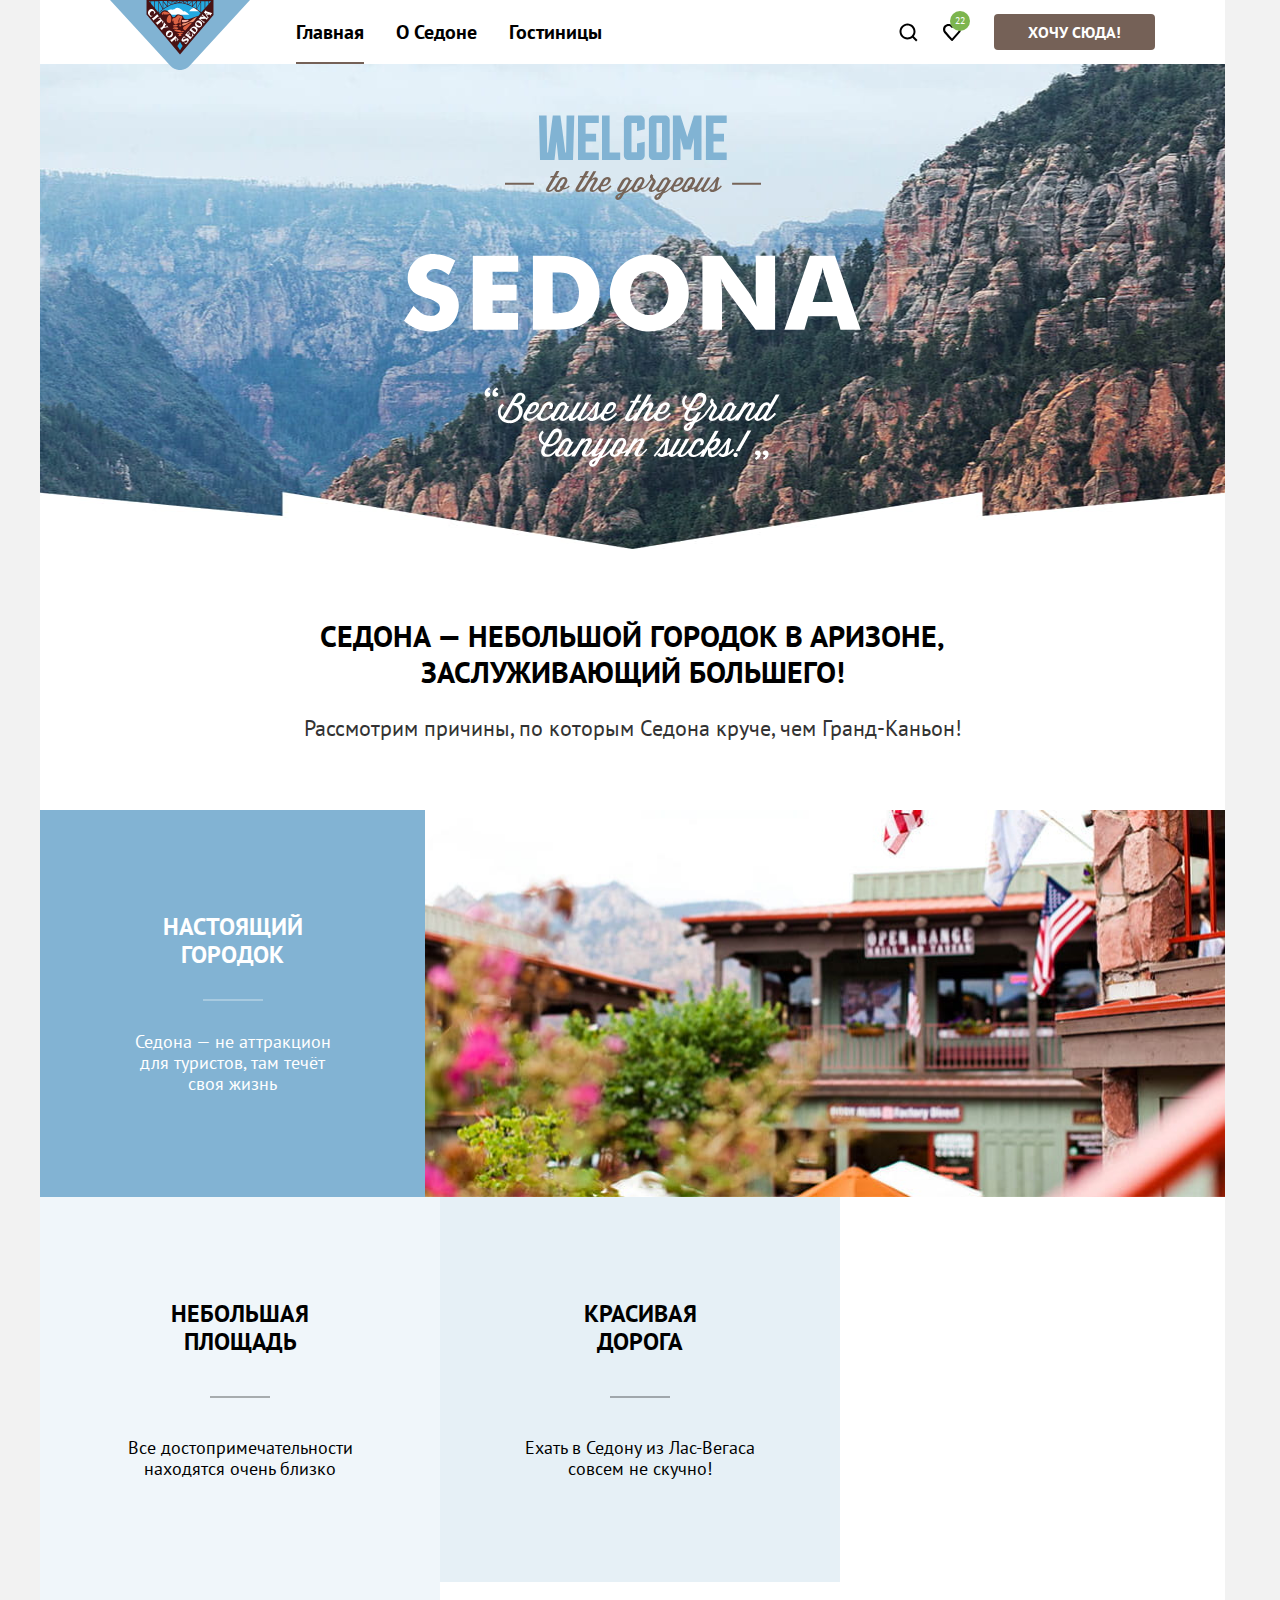
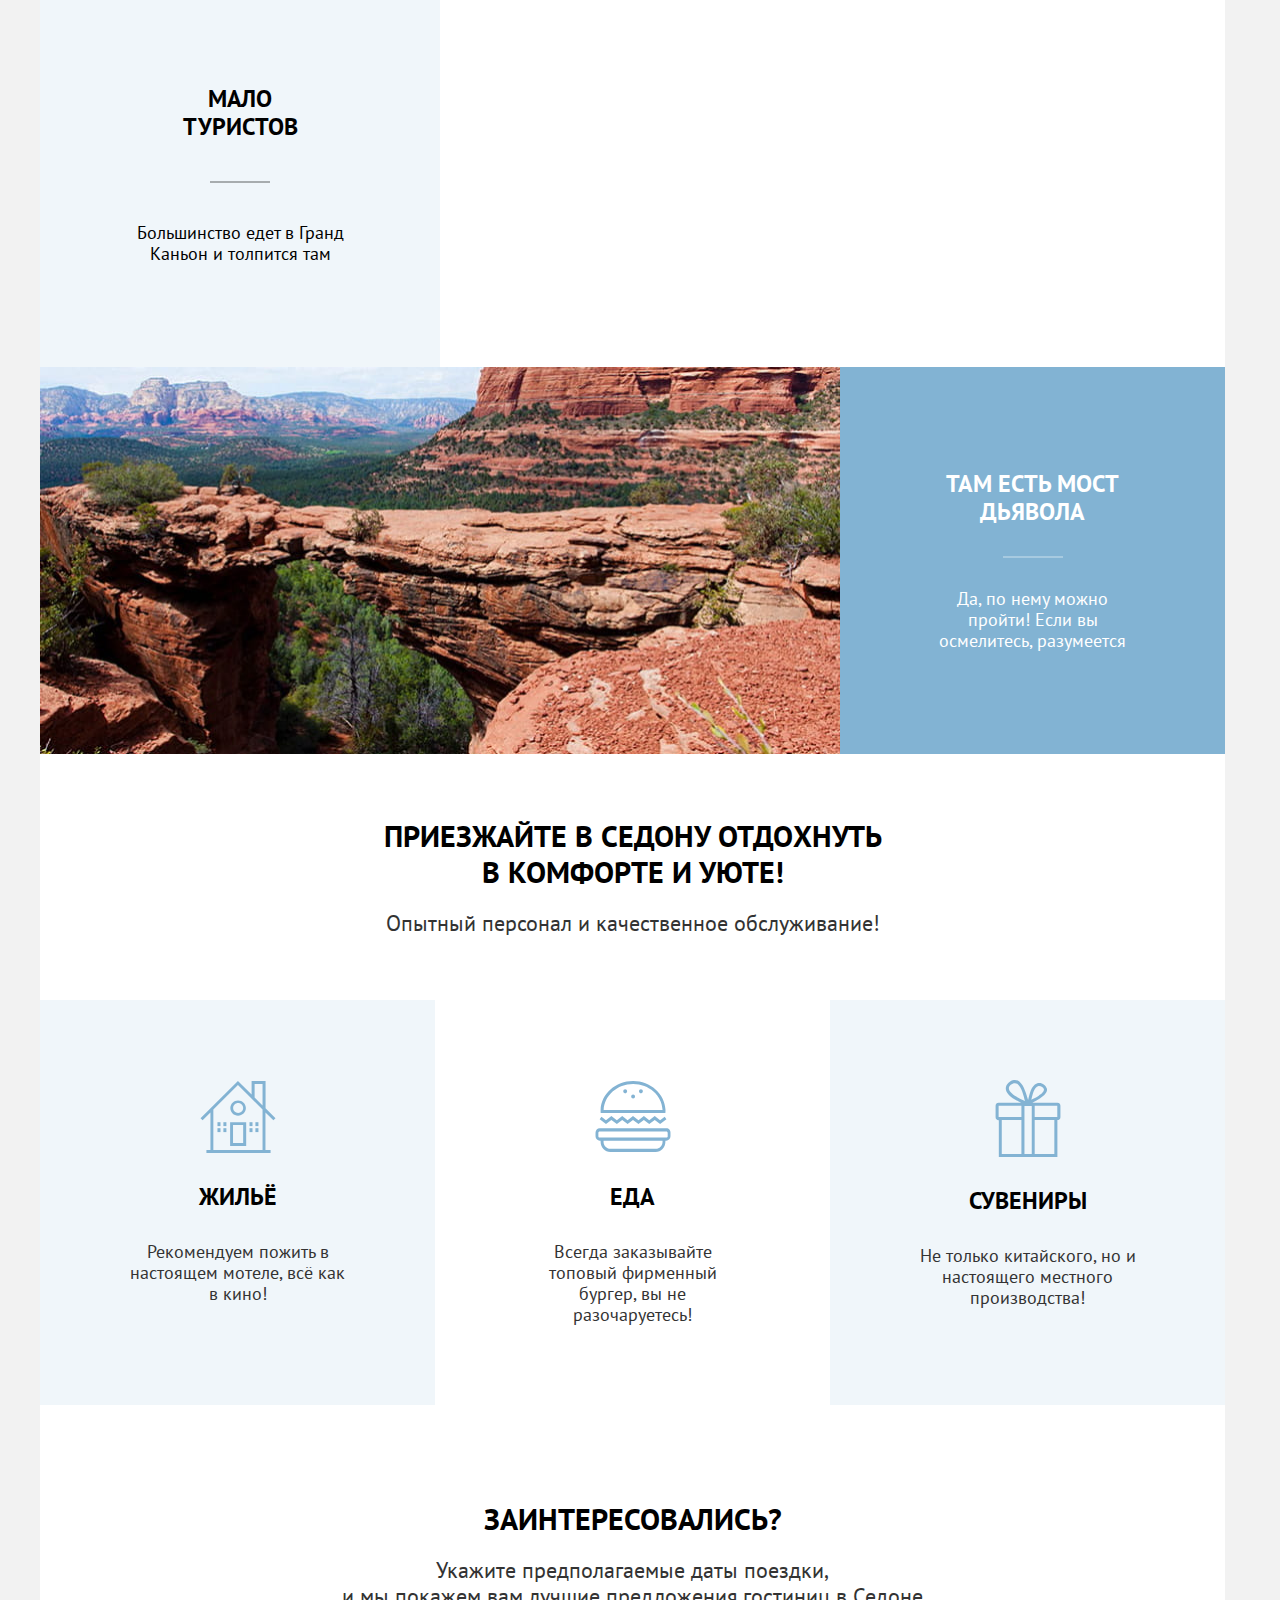
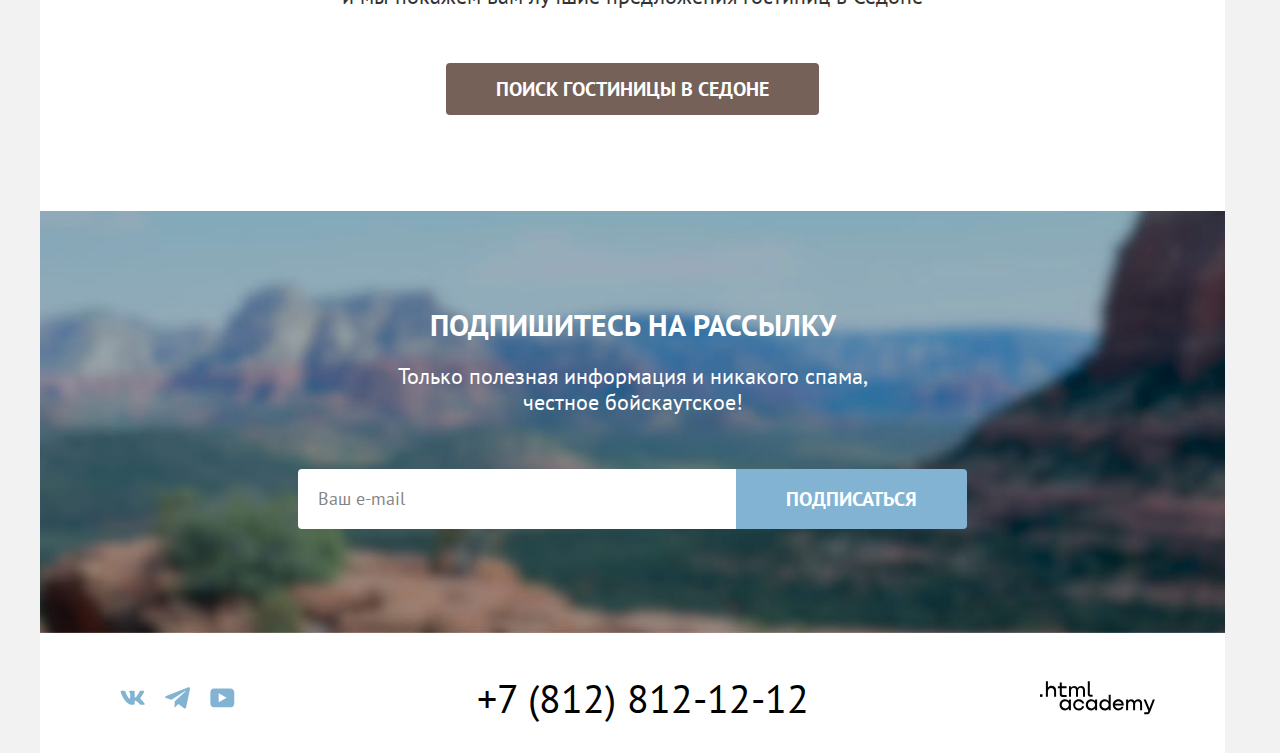
<file: index.html>
<!doctype html>
<html lang=ru>
<head>
  <meta charset="UTF-8">
  <meta
    name="viewport"
    content="width=device-width, user-scalable=no, initial-scale=1.0, maximum-scale=1.0, minimum-scale=1.0"
  >
  <meta
    http-equiv="X-UA-Compatible"
    content="ie=edge"
  >
  <link
    rel="icon"
    href="favicon.svg"
  >
  <link
    rel="stylesheet"
    href="css/normalize.css"
  >
  <link
    rel="stylesheet"
    href="css/styles.css"
  >
  <title>Sedona</title>
</head>
<body>
<div class="page-wrapper">
  <header class="header">
    <div class="header-container">
      <nav
        class="nav-menu"
        aria-label="Основное меню"
      >
        <a
          class="nav-logo"
          href="index.html"
        >
          <img
            class="nav-logo-image"
            src="./images/header/logo.svg"
            alt="Логотип города Седона"
            width="140"
            height="70"
          >
        </a>
        <ul class="nav-menu-list">
          <li class="nav-menu-item">
            <a
              class="nav-menu-link current-page"
              href="index.html"
            >
              Главная
            </a>
          </li>
          <li class="nav-menu-item">
            <a
              class="nav-menu-link"
              href="/"
            >
              О Седоне
            </a>
          </li>
          <li class="nav-menu-item">
            <a
              class="nav-menu-link"
              href="catalog.html"
            >
              Гостиницы
            </a>
          </li>
        </ul>
      </nav>
      <nav
        class="nav-user"
        aria-label="Пользовательское меню"
      >
        <ul class="nav-user-list">
          <li class="nav-user-item">
            <a
              class="nav-user-link user-search"
              href="/"
            >
              <img
                class="nav-user-image"
                src="./images/header/search.svg"
                alt="Иконка поиска"
                width="20"
                height="20"
                loading="lazy"
              >
              <span class="visually-hidden">Поиск</span>
            </a>
          </li>
          <li class="nav-user-item">
            <a
              class="nav-user-link user-favorites"
              href="/"
            >
              <img
                class="nav-user-image"
                src="./images/header/heart.svg"
                alt="Иконка избранное"
                width="20"
                height="20"
                loading="lazy"
              >
              <span class="visually-hidden">В Избранном:</span>
              <span class="user-favorites-counter">22</span>
            </a>
          </li>
        </ul>
        <a
          class="button user-button"
          href="#"
        >
          Хочу сюда!
        </a>
      </nav>
    </div>
  </header>
  <main class="main main-index">
    <h1 class="visually-hidden">Добро пожаловать в город Седона!</h1>
    <section class="hero">
      <h2 class="visually-hidden">О Седоне</h2>
      <img
        class="hero-logo"
        src="./images/main-index/welcome-text.svg"
        alt="Welcome to the gorgeous Sedona, because the Grand Canyon sucks!"
        width="458"
        height="352"
        loading="lazy"
      >
    </section>
    <section class="promo">
      <h2 class="visually-hidden">Седона — небольшой городок в Аризоне</h2>
      <div class="promo-container">
        <h3 class="promo-title">Седона — небольшой городок в Аризоне,<br>
          заслуживающий большего!
        </h3>
        <p class="promo-subtitle">Рассмотрим причины, по которым Седона круче, чем Гранд-Каньон!</p>
      </div>
    </section>
    <section class="features">
      <h2 class="visually-hidden">Преимущества города Седона</h2>
      <ul class="features-list">
        <li class="features-item">
          <div class="features-container">
            <h3 class="features-title">Настоящий городок</h3>
            <span class="features-divider features-divider-alternate"></span>
            <p class="features-subtitle">Седона — не аттракцион для туристов, там течёт своя жизнь</p>
          </div>
          <img
            class="features-image city-sedona"
            src="./images/main-index/city-sedona.jpg"
            alt="Фото улиц Седона"
            width="800"
            height="385"
            loading="lazy"
          >
        </li>
        <li class="features-item">
          <div class="features-container">
            <h3 class="features-title">Небольшая
              площадь
            </h3>
            <span class="features-divider"></span>
            <p class="features-subtitle">Все достопримечательности находятся очень близко</p>
          </div>
        </li>
        <li class="features-item">
          <div class="features-container">
            <h3 class="features-title">Красивая
              дорога
            </h3>
            <span class="features-divider"></span>
            <p class="features-subtitle">Ехать в Седону из Лас-Вегаса совсем не скучно!</p>
          </div>
        </li>
        <li class="features-item">
          <div class="features-container">
            <h3 class="features-title">Мало
              туристов
            </h3>
            <span class="features-divider"></span>
            <p class="features-subtitle">Большинство едет в Гранд Каньон и толпится там</p>
          </div>
        </li>
        <li class="features-item">
          <img
            class="features-image city-sedona"
            src="./images/main-index/bridge-devils.jpg"
            alt="Фото улиц Седона"
            width="800"
            height="385"
            loading="lazy"
          >
          <div class="features-container">
            <h3 class="features-title">Там есть
              мост дьявола
            </h3>
            <span class="features-divider features-divider-alternate"></span>
            <p class="features-subtitle">Да, по нему можно пройти! Если вы осмелитесь, разумеется</p>
          </div>
        </li>
      </ul>
    </section>
    <section class="services">
      <h2 class="visually-hidden">Услуги в городке Седона</h2>
      <header class="services-preview-header">
        <h3 class="services-preview-title">Приезжайте в Седону отдохнуть в комфорте и уюте!</h3>
        <p class="services-preview-subtitle">Опытный персонал и качественное обслуживание!</p>
      </header>
      <ul class="services-list">
        <li class="services-item">
          <div class="services-item-container">
            <img
              class="services-item-icon"
              src="./icons/info-house-icon.svg"
              alt="Иконка дома"
              width="77"
              height="72"
              loading="lazy"
            >
            <h3 class="services-item-title">Жильё</h3>
            <p class="services-item-subtitle">Рекомендуем пожить в настоящем мотеле,
              всё как в кино!
            </p>
          </div>
        </li>
        <li class="services-item">
          <div class="services-item-container">
            <img
              class="services-item-icon"
              src="./icons/info-burger-icon.svg"
              alt="Иконка бургера"
              width="77"
              height="72"
              loading="lazy"
            >
            <h3 class="services-item-title">Еда</h3>
            <p class="services-item-subtitle">Всегда заказывайте
              топовый фирменный бургер, вы не разочаруетесь!
            </p>
          </div>
        </li>
        <li class="services-item">
          <div class="services-item-container">
            <img
              class="services-item-icon"
              src="./icons/info-gift-icon.svg"
              alt="Иконка подарка"
              width="77"
              height="72"
              loading="lazy"
            >
            <h3 class="services-item-title">Сувениры</h3>
            <p class="services-item-subtitle">Не только китайского,
              но и настоящего местного производства!
            </p>
          </div>
        </li>
      </ul>
    </section>
    <section class="search">
      <div class="search-container">
        <header class="search-header">
          <h3 class="search-header-title">Заинтересовались?</h3>
          <p class="search-header-subtitle">Укажите предполагаемые даты поездки,<br>и мы покажем вам лучшие предложения гостиниц в Седоне
          </p>
        </header>
        <a
          class="button search-button-link"
          href="#"
        >
          поиск гостиницы в седоне
        </a>
      </div>
    </section>
    <section class="subscribe subscribe-catalog">
      <div class="subscribe-container">
        <div class="subscribe-wrapper catalog-wrapper">
          <h3 class="subscribe-title subscribe-catalog-title">Подпишитесь на рассылку</h3>
          <p class="subscribe-text subscribe-catalog-text">Только полезная информация и никакого спама,<br> честное бойскаутское!
          </p>
        </div>
        <form
          class="subscribe-form"
          action="https://echo.htmlacademy.ru/"
          method="post"
        >
          <label
            class="visually-hidden"
            for="subscribe-email"
          >Укажите ваш email
          </label>
          <input
            class="subscribe-form-input"
            type="email"
            id="subscribe-email"
            name="user-email"
            placeholder="Ваш e-mail"
            required
          >
          <button
            class="button subscribe-button button-secondary"
            type="submit"
          >Подписаться
          </button>
        </form>
      </div>
    </section>
  </main>
  <footer class="footer">
    <div class="footer-container">
      <ul class="footer-social-list">
        <li class="footer-social-item">
          <a
            class="footer-social-link"
            href="#"
          >
            <img
              class="footer-social-image"
              src="./images/footer/vk.svg"
              alt="Иконка социальной сети Вконтакте"
              width="25"
              height="15"
              loading="Lazy"
            >
          </a>
        </li>
        <li class="footer-social-item">
          <a
            class="footer-social-link"
            href="#"
          >
            <img
              class="footer-social-image"
              src="./images/footer/telegram.svg"
              alt="Иконка социальной сети Телеграмм"
              width="25"
              height="15"
              loading="Lazy"
            >
          </a>
        </li>
        <li class="footer-social-item">
          <a
            class="footer-social-link"
            href="#"
          >
            <img
              class="footer-social-image"
              src="./images/footer/youtube.svg"
              alt="Иконка социальной сети Ютуб"
              width="25"
              height="15"
              loading="Lazy"
            >
          </a>
        </li>
      </ul>
      <div class="footer-phone-container">
        <a
          class="footer-phone"
          href="tel:+78128121212"
        >
          +7 (812) 812-12-12
        </a>
      </div>
      <a
        class="footer-logo"
        href="#"
      >
        <img
          class="footer-logo-image"
          src="./images/footer/htmlacademy-logo.svg"
          alt="Логотип HTML Academy"
          width="115"
          height="34"
        >
      </a>
    </div>
  </footer>
</div>
</body>
</html>
</file>
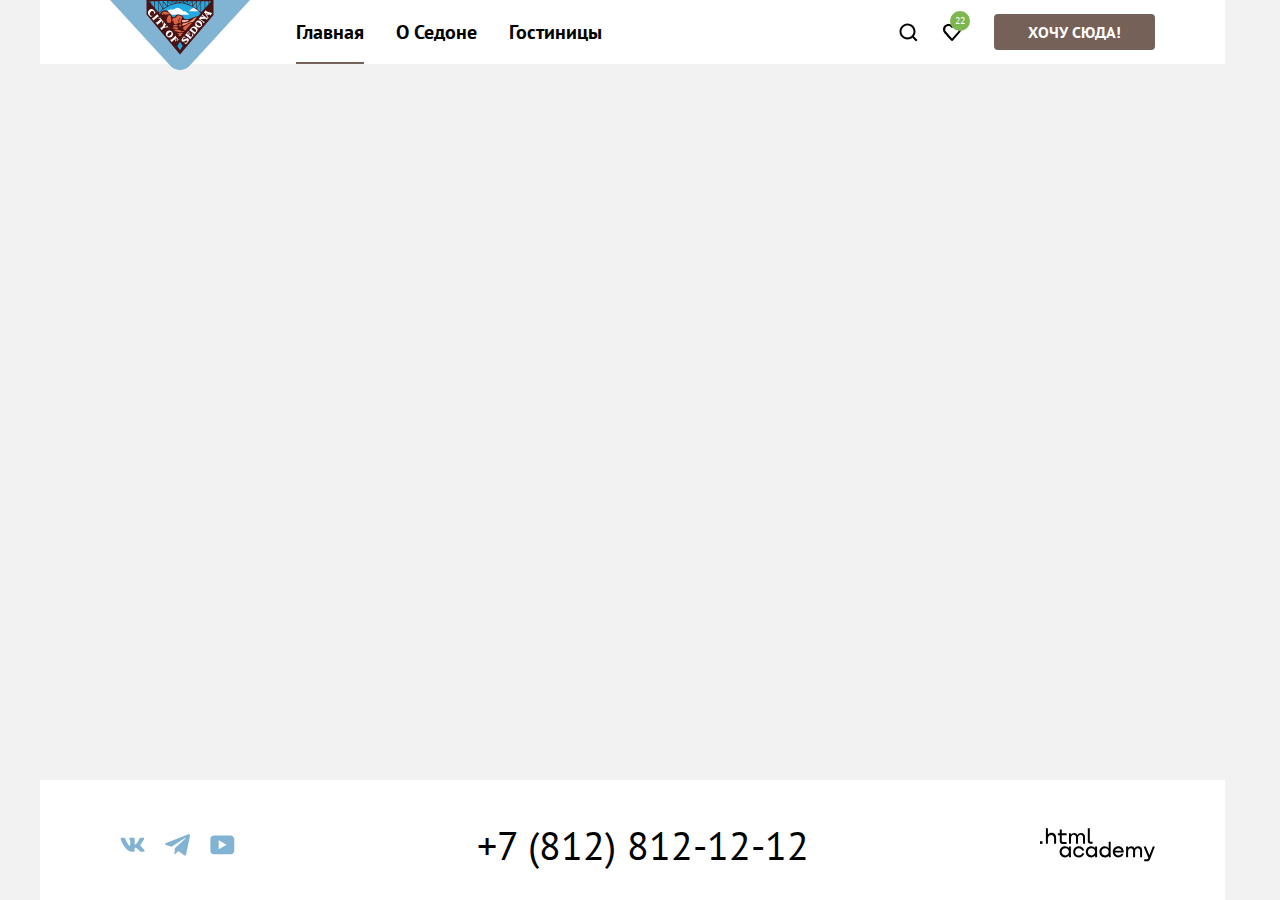
<file: catalog.html>
<!doctype html>
<html lang=ru>
<head>
  <meta charset="UTF-8">
  <meta
    name="viewport"
    content="width=device-width, user-scalable=no, initial-scale=1.0, maximum-scale=1.0, minimum-scale=1.0"
  >
  <meta
    http-equiv="X-UA-Compatible"
    content="ie=edge"
  >
  <link
    rel="icon"
    href="favicon.svg"
  >
  <link
    rel="stylesheet"
    href="css/normalize.css"
  >
  <link
    rel="stylesheet"
    href="css/styles.css"
  >
  <title>Sedona</title>
</head>
<body>
<div class="page-wrapper">
  <header class="header">
    <div class="header-container">
      <nav
        class="nav-menu"
        aria-label="Основное меню"
      >
        <a
          class="nav-logo"
          href="index.html"
        >
          <img
            class="nav-logo-image"
            src="./images/header/logo.svg"
            alt="Логотип города Седона"
            width="140"
            height="70"
          >
        </a>
        <ul class="nav-menu-list">
          <li class="nav-menu-item">
            <a
              class="nav-menu-link current-page"
              href="index.html"
            >
              Главная
            </a>
          </li>
          <li class="nav-menu-item">
            <a
              class="nav-menu-link"
              href="/"
            >
              О Седоне
            </a>
          </li>
          <li class="nav-menu-item">
            <a
              class="nav-menu-link"
              href="catalog.html"
            >
              Гостиницы
            </a>
          </li>
        </ul>
      </nav>
      <nav
        class="nav-user"
        aria-label="Пользовательское меню"
      >
        <ul class="nav-user-list">
          <li class="nav-user-item">
            <a
              class="nav-user-link user-search"
              href="/"
            >
              <img
                class="nav-user-image"
                src="./images/header/search.svg"
                alt="Иконка поиска"
                width="20"
                height="20"
                loading="lazy"
              >
              <span class="visually-hidden">Поиск</span>
            </a>
          </li>
          <li class="nav-user-item">
            <a
              class="nav-user-link user-favorites"
              href="/"
            >
              <img
                class="nav-user-image"
                src="./images/header/heart.svg"
                alt="Иконка избранное"
                width="20"
                height="20"
                loading="lazy"
              >
              <span class="visually-hidden">В Избранном:</span>
              <span class="user-favorites-counter">22</span>
            </a>
          </li>
        </ul>
        <a
          class="button user-button"
          href="#"
        >
          Хочу сюда!
        </a>
      </nav>
    </div>
  </header>
  <main class="main main-catalog"></main>
  <footer class="footer">
    <div class="footer-container">
      <ul class="footer-social-list">
        <li class="footer-social-item">
          <a
            class="footer-social-link"
            href="#"
          >
            <img
              class="footer-social-image"
              src="./images/footer/vk.svg"
              alt="Иконка социальной сети Вконтакте"
              width="25"
              height="15"
              loading="Lazy"
            >
          </a>
        </li>
        <li class="footer-social-item">
          <a
            class="footer-social-link"
            href="#"
          >
            <img
              class="footer-social-image"
              src="./images/footer/telegram.svg"
              alt="Иконка социальной сети Телеграмм"
              width="25"
              height="15"
              loading="Lazy"
            >
          </a>
        </li>
        <li class="footer-social-item">
          <a
            class="footer-social-link"
            href="#"
          >
            <img
              class="footer-social-image"
              src="./images/footer/youtube.svg"
              alt="Иконка социальной сети Ютуб"
              width="25"
              height="15"
              loading="Lazy"
            >
          </a>
        </li>
      </ul>
      <a
        class="footer-phone"
        href="tel:+78128121212"
      >
        +7 (812) 812-12-12
      </a>
      <a
        class="footer-logo"
        href="#"
      >
        <img
          class="footer-logo-image"
          src="./images/footer/htmlacademy-logo.svg"
          alt="Логотип HTML Academy"
          width="115"
          height="34"
        >
      </a>
    </div>
  </footer>
</div>
</body>
</html>
</file>
<file: css/styles.css>
@font-face {
  font-family: "PT Sans";
  src: url("/fonts/ptsans-400.woff2") format("woff2");
  font-weight: 400;
  font-style: normal;
  font-display: swap;
}

@font-face {
  font-family: "PT Sans";
  src: url("/fonts/ptsans-700.woff2") format("woff2");
  font-weight: 700;
  font-style: normal;
  font-display: swap;
}

:root {

  --color-bg-primary: #FFFFFF;
  --color-bg-secondary: #F2F2F2;
  --color-bg-features: #82B3D3;

  --color-button-primary: #756157;
  --color-button-secondary: #82B3D3;
  --color-button-active: #7DB54F;

  --color-phone-hover: #756157;
  --color-phone-active: #756157;

  --color-text-primary: #000000;
  --color-text-secondary: #333333;
  --color-text-default: #FFFFFF;

  --border-radius-primary: 4px;
  --border-radius-secondary: 10px;
}

.visually-hidden {
  position: absolute;
  width: 1px;
  height: 1px;
  margin: -1px;
  border: 0;
  padding: 0;
  white-space: nowrap;
  clip-path: inset(100%);
  clip: rect(0 0 0 0);
  overflow: hidden;
}

*,
*::before,
*::after {
  box-sizing: border-box;
}

html {
  height: 100%;
}

body {
  font-family: "PT Sans", sans-serif;
  font-size: 18px;
  font-weight: 400;
  line-height: 21px;
  margin: 0;
  background-color: var(--color-bg-secondary);
}

.button {
  font-family: "PT Sans", sans-serif;
  font-size: 16px;
  font-weight: 700;
  line-height: 20px;
  text-transform: uppercase;
  padding: 8px 50px;
  border: none;
  background-color: var(--color-button-primary);
  border-radius: var(--border-radius-primary);
  transition: color 0.2s ease;
  color: var(--color-text-default);
  text-decoration: none;


  &:hover {
    background-color: #615048;
  }

  &:active {
    color: rgba(255, 255, 255, 0.3);
  }

}

.page-wrapper {
  display: grid;
  grid-template-rows: auto 1fr auto;
  min-height: 100vh;
  max-width: 1280px;
  margin: 0 auto;
  padding: 0 40px;
  box-sizing: border-box;
  background-color: var(--color-bg-secondary);
}

.header {
  background-color: var(--color-bg-primary);
}


.header-container {
  display: flex;
  max-width: 1200px;
  height: 64px;
  padding: 0 70px;
  justify-content: space-between;

}

.nav-menu {
  display: flex;
  gap: 30px;
}


.nav-logo {
  display: block;
  width: 140px;
  height: 70px;
  z-index: 1;
}

.nav-menu-list {
  display: flex;
  align-items: center;
}

.nav-menu-link {
  position: relative;
  font-family: "PT Sans", sans-serif;
  font-size: 20px;
  font-weight: 700;
  line-height: 24px;
  text-transform: capitalize;
  text-decoration: none;
  padding: 20px 16px;
  color: var(--color-text-primary);
  transition: opacity 0.2s ease;

  &:hover {
    opacity: 0.7;
  }

  &:active {
    opacity: 0.5;
  }
}

.current-page::after {
  content: "";
  position: absolute;
  bottom: 0;
  left: 16px;
  right: 16px;
  width: 68px;
  height: 2px;
  background-color: var(--color-button-primary);
}

.nav-user {
  display: flex;
  align-items: center;
  gap: 20px;
}

.nav-user-list {
  display: flex;
  text-align: center;
}

.nav-user-link {
  padding: 22px 12px;
  transition: opacity 0.2s ease;

  &:hover {
    opacity: 0.7;
  }

  &:active {
    opacity: 0.5;
  }
}

.user-favorites {
  position: relative;
}

.user-favorites-counter {
  position: absolute;
  padding: 5px 5px 5px 4px;
  bottom: 33px;
  left: 20px;
  width: 20px;
  height: 20px;
  font-family: "PT Sans", sans-serif;
  font-size: 10px;
  font-weight: 400;
  line-height: 10px;
  border-radius: 50%;
  background-color: var(--color-button-active);
  color: var(--color-text-default);
}

.user-button {
  padding: 8px 34px;
}

.hero {
  display: flex;
  align-items: center;
  justify-content: center;
  background-color: #a1a1a1;
  background-image: url("../images/main-index/hero-section.jpg");
  background-size: cover;
  background-repeat: no-repeat;
  background-position: center;
}

.hero-logo {
  margin-top: 51px;
  margin-bottom: 82px;
}

.promo {
  display: flex;
  justify-content: center;
  align-items: center;
  padding: 69px 0;
  background-color: var(--color-bg-primary);
}

.promo-container {
  display: flex;
  flex-direction: column;
  text-align: center;
  align-items: center;
  gap: 25px;
  box-sizing: border-box;
}

.promo-title {
  font-family: "PT Sans", sans-serif;
  font-size: 30px;
  font-weight: 700;
  line-height: 36px;
  text-transform: uppercase;
  color: var(--color-text-primary);
}

.promo-subtitle {
  font-family: "PT Sans", sans-serif;
  font-size: 22px;
  font-weight: 400;
  line-height: 26px;
  color: var(--color-text-secondary);
}

.features {
  max-width: 1200px;
  background-color: var(--color-bg-primary);
}

.features-list {
  display: flex;
  flex-wrap: wrap;
}

.features-item {
  display: flex;
  min-height: 385px;
}

.features-item:first-child {
  background-color: var(--color-bg-features);
}

.features-item:last-child {
  background-color: var(--color-bg-features);
}

.features-item:nth-child(4n+2),
.features-item:nth-child(4n+4) {
  background-color: rgba(131, 179, 211, 0.12);
}

.features-item:nth-child(4n+3) {
  background-color: rgba(131, 179, 211, 0.20);
}

.features-container {
  display: flex;
  flex-direction: column;
  justify-content: space-between;
  gap: 30px;
  padding: 103px 85px;
  text-align: center;
  align-items: center;
  position: relative;
}

.features-title {
  display: block;
  position: relative;
  max-width: 175px;
  font-family: "PT Sans", sans-serif;
  font-size: 24px;
  font-weight: 700;
  line-height: 28px;
  text-transform: uppercase;
}

.features-divider {
  display: block;
  width: 60px;
  height: 2px;
  background: rgba(0, 0, 0, 0.30);
}

.features-divider-alternate {
  background: rgba(255, 255, 255, 0.30);
}

.features-subtitle {
  display: block;
  max-width: 230px;
  font-family: "PT Sans", sans-serif;
  font-size: 18px;
  font-weight: 400;
  line-height: 21px;
}

.features-item:is(:first-child, :last-child) :is(.features-title, .features-subtitle) {
  color: var(--color-text-default);
}

.services {
  max-width: 1200px;
  background-color: var(--color-bg-primary);
}

.services-preview-header {
  display: flex;
  flex-direction: column;
  justify-content: center;
  align-items: center;
  padding: 64px 0;
  gap: 20px;
  box-sizing: border-box;
}

.services-preview-title {
  text-align: center;
  max-width: 505px;
  font-family: "PT Sans", sans-serif;
  font-size: 30px;
  font-weight: 700;
  line-height: 36px;
  text-transform: uppercase;
  color: var(--color-text-primary);
}

.services-preview-subtitle {
  font-family: "PT Sans", sans-serif;
  font-size: 22px;
  font-weight: 400;
  line-height: 26px;
  color: var(--color-text-secondary);
}

.services-list {
  display: flex;
}

.services-item-container {
  display: flex;
  max-width: 400px;
  min-height: 385px;
  padding: 80px 85px;
  flex-direction: column;
  justify-content: center;
  align-items: center;
  text-align: center;
  gap: 30px;
}

.services-item-title {
  font-family: "PT Sans", sans-serif;
  font-size: 24px;
  font-weight: 700;
  line-height: 28px;
  text-transform: uppercase;
  color: var(--color-text-primary);
}

.services-item-subtitle {
  font-family: "PT Sans", sans-serif;
  font-size: 18px;
  font-weight: 400;
  line-height: 21px;
  color: var(--color-text-secondary);
}

.services-item:nth-child(odd) {
  background-color: rgba(131, 179, 211, 0.12);
}

.search {
  display: flex;
  justify-content: center;
  max-width: 1200px;
  background-color: var(--color-bg-primary);
}

.search-container {
  display: flex;
  max-width: 592px;
  padding: 96px 0;
  flex-direction: column;
  align-items: center;
  text-align: center;
  box-sizing: border-box;
  gap: 54px;
}

.search-header {
  display: flex;
  flex-direction: column;
  gap: 20px;
}

.search-header-title {
  font-family: "PT Sans", sans-serif;
  font-size: 30px;
  font-weight: 700;
  line-height: 36px;
  text-transform: uppercase;
  color: var(--color-text-primary);
}

.search-header-subtitle {
  font-family: "PT Sans", sans-serif;
  font-size: 22px;
  font-style: normal;
  font-weight: 400;
  line-height: 26px;
  color: var(--color-text-secondary);
}

.search-button-link {
  font-family: "PT Sans", sans-serif;
  font-size: 20px;
  font-weight: 700;
  line-height: 36px;
  text-transform: uppercase;
}

.subscribe {
  background-image: url("../images/main-index/subscribe-background-blur.jpg");
  background-position: center;
  background-repeat: no-repeat;
  background-size: cover;
}

.subscribe-container {
  display: flex;
  max-width: 1200px;
  padding: 96px 258px 104px 258px;
  flex-direction: column;
  justify-content: center;
  align-items: center;
  gap: 54px;
}

.subscribe-title {
  font-family: "PT Sans", sans-serif;
  font-size: 30px;
  font-weight: 700;
  line-height: 36px;
  text-transform: uppercase;
  color: var(--color-text-default);
}

.subscribe-text {
  font-family: "PT Sans", sans-serif;
  font-size: 22px;
  font-weight: 400;
  line-height: 26px;
  color: var(--color-text-default);
}

.subscribe-wrapper {
  display: flex;
  flex-direction: column;
  gap: 20px;
  text-align: center;
}

.subscribe-form {
  display: flex;
  width: 100%;
  max-width: 684px;
}

.subscribe-form-input {
  flex: 1;
  padding: 14px 20px;
  font-family: "PT Sans", sans-serif;
  font-size: 18px;
  line-height: 21px;
  border: none;
  border-radius: var(--border-radius-primary) 0 0 var(--border-radius-primary);
  background-color: var(--color-bg-primary);
}

.subscribe-form-input::placeholder {
  color: var(--color-text-secondary);
  opacity: 0.6;
}

.subscribe-button {
  padding: 12px 50px;
  border: none;
  border-radius: 0 var(--border-radius-primary) var(--border-radius-primary) 0;
  background-color: var(--color-button-secondary);
  color: var(--color-text-default);
  font-family: "PT Sans", sans-serif;
  font-size: 20px;
  font-weight: 700;
  line-height: 36px;
  text-transform: uppercase;
  cursor: pointer;
  transition: all 0.2s ease;
}

.subscribe-button:hover {
  background-color: #68A2CA;
}

.subscribe-button:active {
  color: rgba(255, 255, 255, 0.3);
}

.footer {
  background-color: var(--color-bg-primary);
}

.footer-container {
  display: flex;
  max-width: 1200px;
  justify-content: space-between;
  align-items: center;
  padding: 40px 70px 30px 70px;
}

.footer-social-list {
  display: flex;
  margin: 0;
  padding: 0;
}

.footer-social-item {
  display: flex;
  align-items: center;
  padding: 0 10px;
}

.footer-phone {
  display: block;
  font-family: "PT Sans", sans-serif;
  font-size: 40px;
  font-weight: 400;
  line-height: 40px;
  text-transform: uppercase;
  color: var(--color-text-primary);
  text-decoration: none;
  text-align: center;
  padding: 5px 194px 5px 195px;
}


.footer-phone:hover {
  color: var(--color-phone-hover);
}

.footer-social-link:hover {
  opacity: 0.7;
}
</file>
